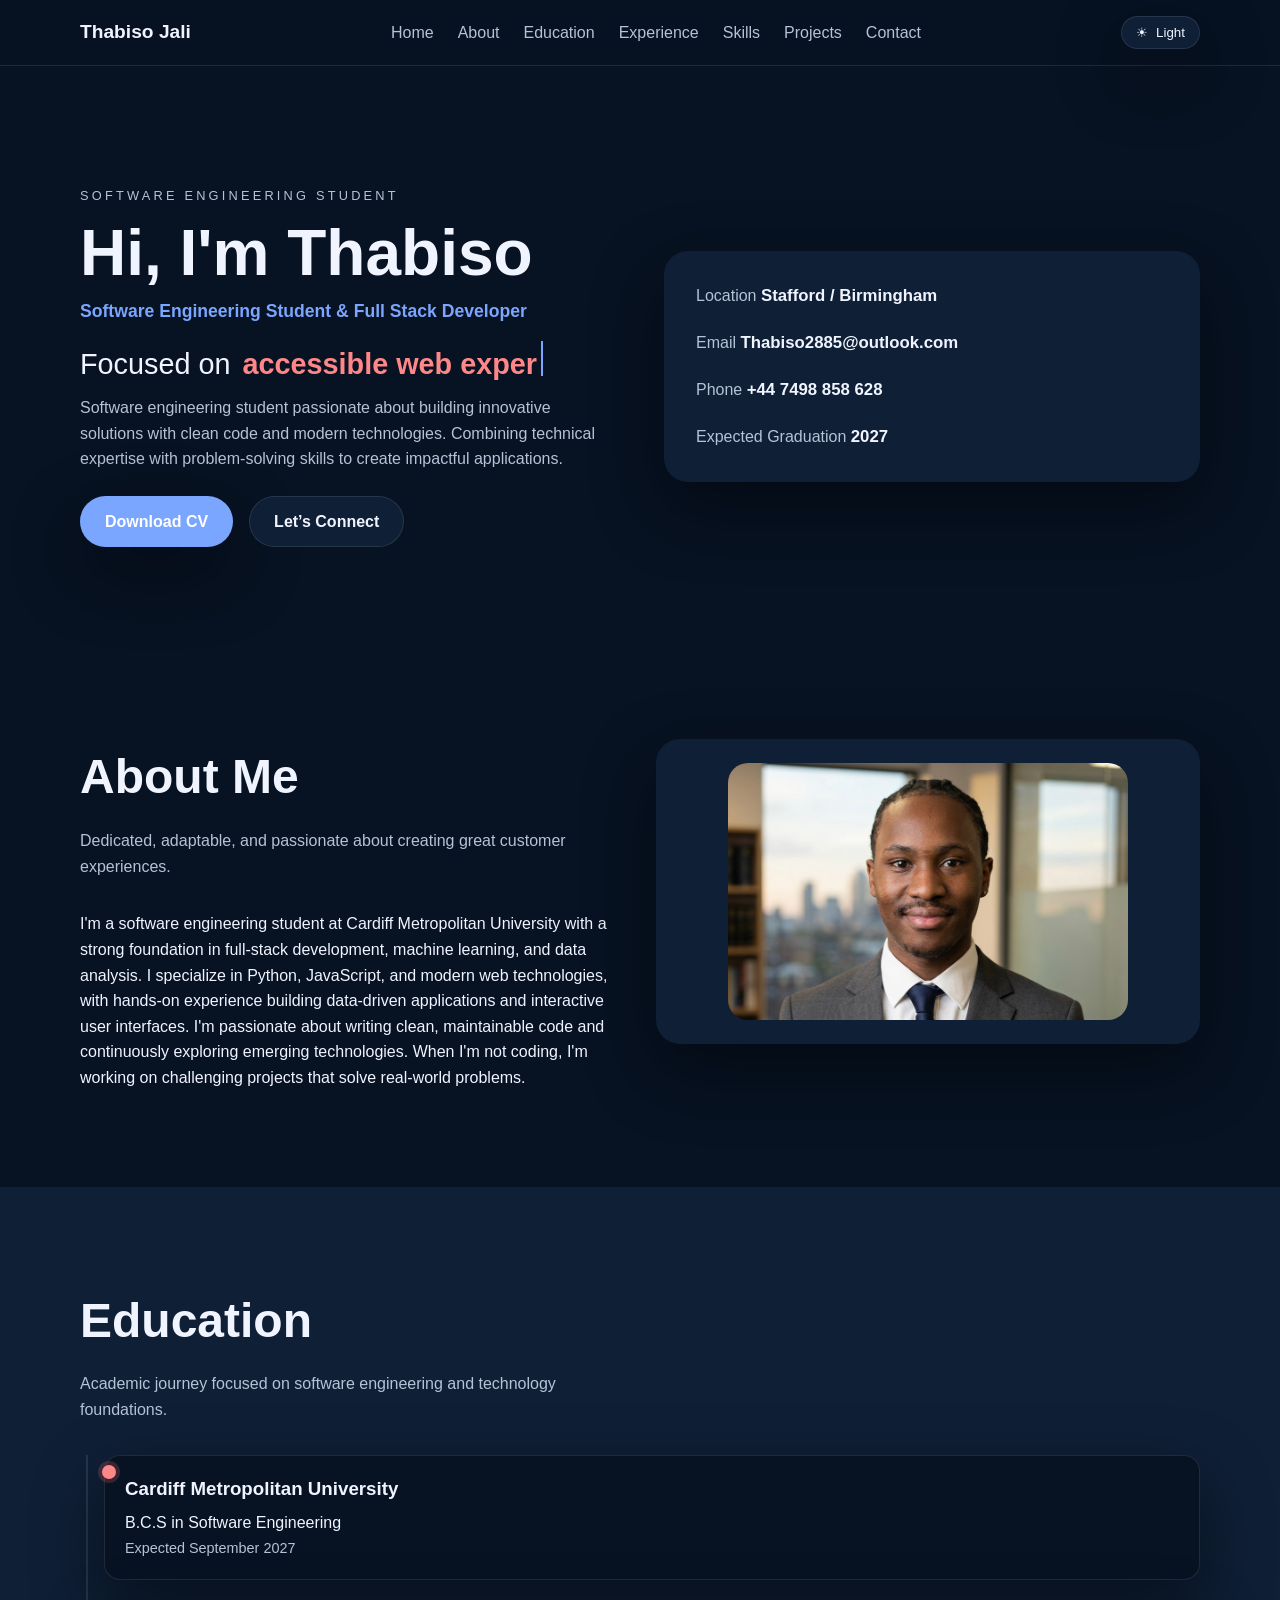
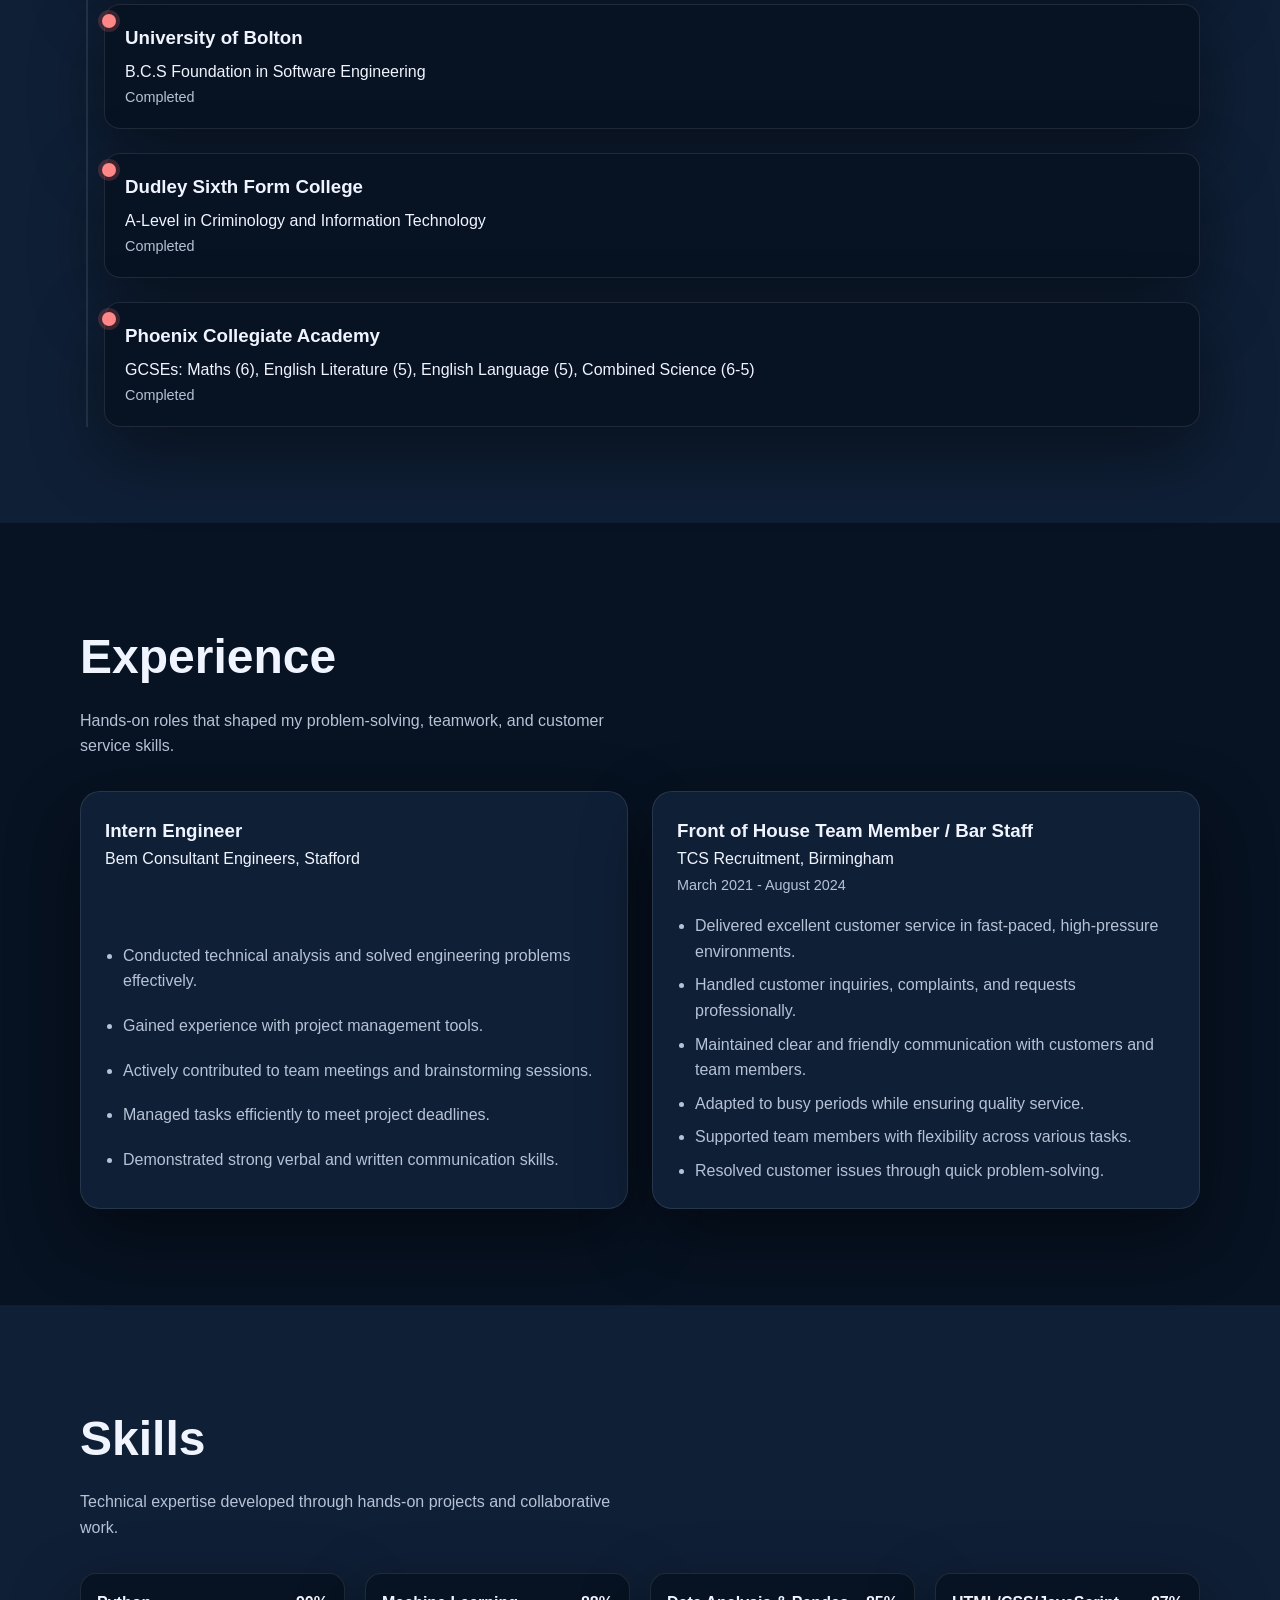
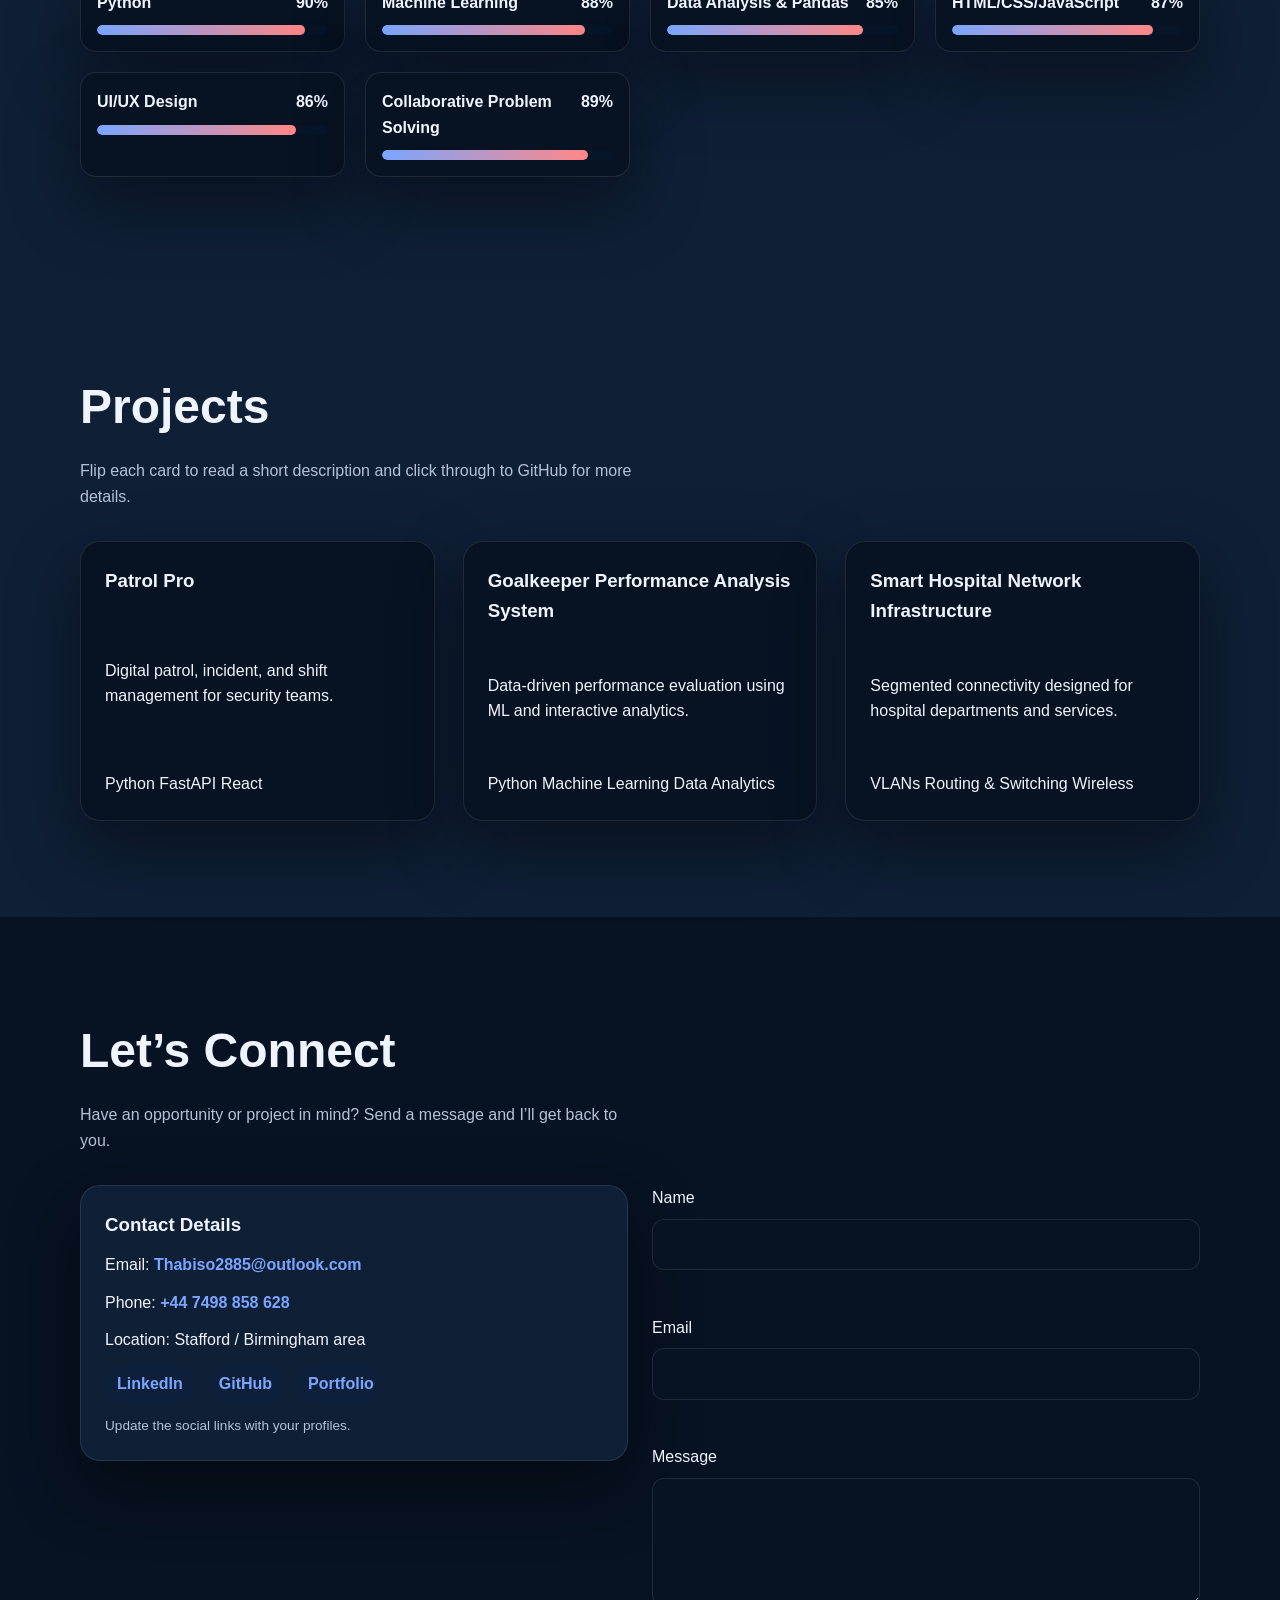
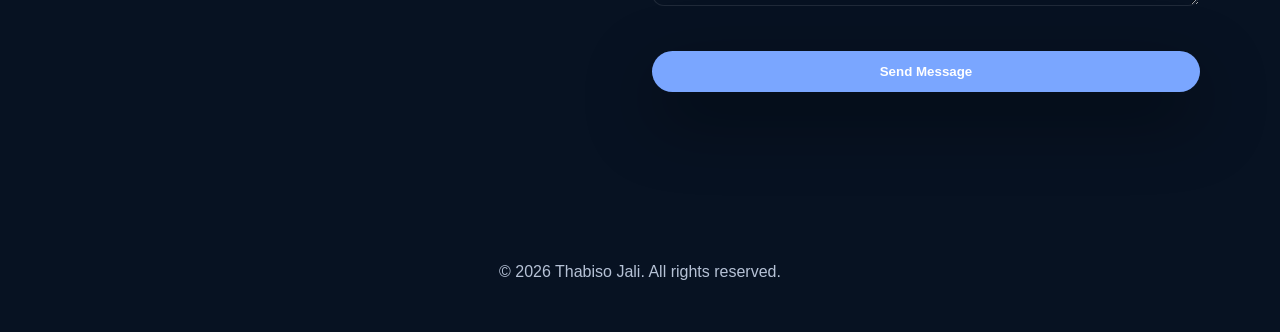
<file: index.html>
<!DOCTYPE html>
<html lang="en">
  <head>
    <meta charset="UTF-8" />
    <meta name="viewport" content="width=device-width, initial-scale=1.0" />
    <title>Thabiso Jali | Portfolio</title>
    <link rel="stylesheet" href="styles.css" />
  </head>
  <body>
    <a class="skip-link" href="#main">Skip to content</a>
    <header class="site-header">
      <div class="container nav-wrapper">
        <a class="logo" href="#home">Thabiso Jali</a>
        <nav class="site-nav" aria-label="Primary">
          <button class="menu-toggle" id="menuToggle" aria-expanded="false" aria-controls="navMenu">
            <span class="menu-icon"></span>
            <span class="menu-text">Menu</span>
          </button>
          <ul id="navMenu" class="nav-links">
            <li><a href="#home">Home</a></li>
            <li><a href="#about">About</a></li>
            <li><a href="#education">Education</a></li>
            <li><a href="#experience">Experience</a></li>
            <li><a href="#skills">Skills</a></li>
            <li><a href="#projects">Projects</a></li>
            <li><a href="#contact">Contact</a></li>
          </ul>
        </nav>
        <button id="themeToggle" class="theme-toggle" aria-label="Toggle dark mode">
          <span class="theme-toggle__icon" aria-hidden="true">☾</span>
          <span class="theme-toggle__text">Dark</span>
        </button>
      </div>
    </header>

    <main id="main">
      <section id="home" class="section hero">
        <div class="container hero-content">
          <div>
            <p class="eyebrow">Software Engineering Student</p>
            <h1>
              <span class="name">Hi, I'm Thabiso</span>
            </h1>
            <p class="role">Software Engineering Student &amp; Full Stack Developer</p>
            <p class="animated-text" aria-live="polite">
              <span class="animated-text__prefix">Focused on</span>
              <span class="animated-text__value" id="animatedText">accessible web experiences</span>
            </p>
            <p class="lead">
              Software engineering student passionate about building innovative solutions with clean code and modern technologies. Combining technical expertise with problem-solving skills to create impactful applications.
            </p>
            <div class="hero-actions">
              <a class="btn primary" href="Thabiso_Jali_CV.pdf" download>Download CV</a>
              <a class="btn ghost" href="#contact">Let’s Connect</a>
            </div>
          </div>
          <div class="hero-card">
            <div class="stat">
              <span class="stat__label">Location</span>
              <span class="stat__value">Stafford / Birmingham</span>
            </div>
            <div class="stat">
              <span class="stat__label">Email</span>
              <span class="stat__value">Thabiso2885@outlook.com</span>
            </div>
            <div class="stat">
              <span class="stat__label">Phone</span>
              <span class="stat__value">+44 7498 858 628</span>
            </div>
            <div class="stat">
              <span class="stat__label">Expected Graduation</span>
              <span class="stat__value">2027</span>
            </div>
          </div>
        </div>
      </section>

      <section id="about" class="section about">
        <div class="container about-content">
          <div>
            <div class="section-heading">
              <h2>About Me</h2>
              <p>Dedicated, adaptable, and passionate about creating great customer experiences.</p>
            </div>
            <p>
              I'm a software engineering student at Cardiff Metropolitan University with a strong foundation in full-stack development, machine learning, and data analysis. I specialize in Python, JavaScript, and modern web technologies, with hands-on experience building data-driven applications and interactive user interfaces. I'm passionate about writing clean, maintainable code and continuously exploring emerging technologies. When I'm not coding, I'm working on challenging projects that solve real-world problems.
            </p>
          </div>
          <figure class="headshot" aria-label="Thabiso Jali headshot">
            <img src="images/headshot.jpg" alt="Thabiso Jali professional headshot" />
          </figure>
        </div>
      </section>

      <section id="education" class="section education">
        <div class="container">
          <div class="section-heading">
            <h2>Education</h2>
            <p>Academic journey focused on software engineering and technology foundations.</p>
          </div>
          <ol class="timeline">
            <li class="timeline-item">
              <div class="timeline-item__content">
                <h3>Cardiff Metropolitan University</h3>
                <p>B.C.S in Software Engineering</p>
                <span>Expected September 2027</span>
              </div>
            </li>
            <li class="timeline-item">
              <div class="timeline-item__content">
                <h3>University of Bolton</h3>
                <p>B.C.S Foundation in Software Engineering</p>
                <span>Completed</span>
              </div>
            </li>
            <li class="timeline-item">
              <div class="timeline-item__content">
                <h3>Dudley Sixth Form College</h3>
                <p>A-Level in Criminology and Information Technology</p>
                <span>Completed</span>
              </div>
            </li>
            <li class="timeline-item">
              <div class="timeline-item__content">
                <h3>Phoenix Collegiate Academy</h3>
                <p>GCSEs: Maths (6), English Literature (5), English Language (5), Combined Science (6-5)</p>
                <span>Completed</span>
              </div>
            </li>
          </ol>
        </div>
      </section>

      <section id="experience" class="section experience">
        <div class="container">
          <div class="section-heading">
            <h2>Experience</h2>
            <p>Hands-on roles that shaped my problem-solving, teamwork, and customer service skills.</p>
          </div>
          <div class="experience-grid">
            <article class="experience-card">
              <header>
                <h3>Intern Engineer</h3>
                <p>Bem Consultant Engineers, Stafford</p>
                <span></span>
              </header>
              <ul>
                <li>Conducted technical analysis and solved engineering problems effectively.</li>
                <li>Gained experience with project management tools.</li>
                <li>Actively contributed to team meetings and brainstorming sessions.</li>
                <li>Managed tasks efficiently to meet project deadlines.</li>
                <li>Demonstrated strong verbal and written communication skills.</li>
              </ul>
            </article>
            <article class="experience-card">
              <header>
                <h3>Front of House Team Member / Bar Staff</h3>
                <p>TCS Recruitment, Birmingham</p>
                <span>March 2021 - August 2024</span>
              </header>
              <ul>
                <li>Delivered excellent customer service in fast-paced, high-pressure environments.</li>
                <li>Handled customer inquiries, complaints, and requests professionally.</li>
                <li>Maintained clear and friendly communication with customers and team members.</li>
                <li>Adapted to busy periods while ensuring quality service.</li>
                <li>Supported team members with flexibility across various tasks.</li>
                <li>Resolved customer issues through quick problem-solving.</li>
              </ul>
            </article>
          </div>
        </div>
      </section>

      <section id="skills" class="section skills-section">
        <div class="container">
          <div class="section-heading">
            <h2>Skills</h2>
            <p>Technical expertise developed through hands-on projects and collaborative work.</p>
          </div>
          <div class="skills-grid">
            <div class="skill-bar" style="--level: 90%">
              <div class="skill-bar__header">
                <span>Python</span>
                <span>90%</span>
              </div>
              <div class="skill-bar__track"><span class="skill-bar__fill"></span></div>
            </div>
            <div class="skill-bar" style="--level: 88%">
              <div class="skill-bar__header">
                <span>Machine Learning</span>
                <span>88%</span>
              </div>
              <div class="skill-bar__track"><span class="skill-bar__fill"></span></div>
            </div>
            <div class="skill-bar" style="--level: 85%">
              <div class="skill-bar__header">
                <span>Data Analysis &amp; Pandas</span>
                <span>85%</span>
              </div>
              <div class="skill-bar__track"><span class="skill-bar__fill"></span></div>
            </div>
            <div class="skill-bar" style="--level: 87%">
              <div class="skill-bar__header">
                <span>HTML/CSS/JavaScript</span>
                <span>87%</span>
              </div>
              <div class="skill-bar__track"><span class="skill-bar__fill"></span></div>
            </div>
            <div class="skill-bar" style="--level: 86%">
              <div class="skill-bar__header">
                <span>UI/UX Design</span>
                <span>86%</span>
              </div>
              <div class="skill-bar__track"><span class="skill-bar__fill"></span></div>
            </div>
            <div class="skill-bar" style="--level: 89%">
              <div class="skill-bar__header">
                <span>Collaborative Problem Solving</span>
                <span>89%</span>
              </div>
              <div class="skill-bar__track"><span class="skill-bar__fill"></span></div>
            </div>
          </div>
        </div>
      </section>

      <section id="projects" class="section projects-page">
        <div class="container">
          <div class="section-heading">
            <h2>Projects</h2>
            <p>Flip each card to read a short description and click through to GitHub for more details.</p>
          </div>
          <div class="projects-grid flip-grid">
            <article class="flip-card" tabindex="0">
              <div class="flip-card__inner">
                <div class="flip-card__face flip-card__front">
                  <h3>Patrol Pro</h3>
                  <p>Digital patrol, incident, and shift management for security teams.</p>
                  <div class="project-tags">
                    <span>Python</span>
                    <span>FastAPI</span>
                    <span>React</span>
                  </div>
                </div>
                <div class="flip-card__face flip-card__back">
                  <h3>Patrol Pro</h3>
                  <p>
                    A web-based security patrol management MVP for tracking staffing, patrols, incidents, checkpoints, and shift activity. Built with a FastAPI backend and React frontend for controlled demos and pilot evaluation.
                  </p>
                  <a class="project-link" href="https://github.com/Thabiso-Jali/Patrol-Pro" target="_blank" rel="noreferrer">
                    View on GitHub
                  </a>
                </div>
              </div>
            </article>

            <article class="flip-card" tabindex="0">
              <div class="flip-card__inner">
                <div class="flip-card__face flip-card__front">
                  <h3>Goalkeeper Performance Analysis System</h3>
                  <p>Data-driven performance evaluation using ML and interactive analytics.</p>
                  <div class="project-tags">
                    <span>Python</span>
                    <span>Machine Learning</span>
                    <span>Data Analytics</span>
                  </div>
                </div>
                <div class="flip-card__face flip-card__back">
                  <h3>Goalkeeper Performance Analysis System</h3>
                  <p>
                    UCLL collaboration leveraging ML for goalkeeper performance analysis. Developed data preprocessing pipelines, Random Forest prediction models, and interactive analytics interface. Tech: Python, Pandas, Scikit-learn, HTML/CSS/JavaScript.
                  </p>
                  <a class="project-link" href="https://github.com/Thabiso-Jali/goalkeeper-performance-analysis" target="_blank" rel="noreferrer">
                    View on GitHub
                  </a>
                </div>
              </div>
            </article>

            <article class="flip-card" tabindex="0">
              <div class="flip-card__inner">
                <div class="flip-card__face flip-card__front">
                  <h3>Smart Hospital Network Infrastructure</h3>
                  <p>Segmented connectivity designed for hospital departments and services.</p>
                  <div class="project-tags">
                    <span>VLANs</span>
                    <span>Routing &amp; Switching</span>
                    <span>Wireless</span>
                  </div>
                </div>
                <div class="flip-card__face flip-card__back">
                  <h3>Smart Hospital Network Infrastructure</h3>
                  <p>Designed a segmented hospital network with departmental VLANs, routing, switching and wireless infrastructure.</p>
                </div>
              </div>
            </article>
          </div>
        </div>
      </section>

      <section id="contact" class="section contact">
        <div class="container">
          <div class="section-heading">
            <h2>Let’s Connect</h2>
            <p>Have an opportunity or project in mind? Send a message and I’ll get back to you.</p>
          </div>
          <div class="contact-grid">
            <div class="contact-card">
              <h3>Contact Details</h3>
              <p>Email: <a href="mailto:Thabiso2885@outlook.com">Thabiso2885@outlook.com</a></p>
              <p>Phone: <a href="tel:+447498858628">+44 7498 858 628</a></p>
              <p>Location: Stafford / Birmingham area</p>
              <div class="social-links">
                <a href="https://www.linkedin.com/in/thabiso-jali-55ab413ab" aria-label="LinkedIn" target="_blank" rel="noreferrer">LinkedIn</a>
                <a href="https://github.com/Thabiso-Jali" aria-label="GitHub" target="_blank" rel="noreferrer">GitHub</a>
                <a href="#" aria-label="Portfolio">Portfolio</a>
              </div>
              <p class="note">Update the social links with your profiles.</p>
            </div>
            <form id="contactForm" class="contact-form" action="https://formsubmit.co/thabiso2885@outlook.com" method="POST" novalidate>
              <input type="hidden" name="_subject" value="New portfolio contact message" />
              <div class="form-row">
                <label for="name">Name</label>
                <input id="name" name="name" type="text" required />
                <span class="error" data-error-for="name"></span>
              </div>
              <div class="form-row">
                <label for="email">Email</label>
                <input id="email" name="email" type="email" required />
                <span class="error" data-error-for="email"></span>
              </div>
              <div class="form-row">
                <label for="message">Message</label>
                <textarea id="message" name="message" rows="4" required></textarea>
                <span class="error" data-error-for="message"></span>
              </div>
              <button class="btn primary" type="submit">Send Message</button>
              <p class="form-status" id="formStatus" role="status"></p>
            </form>
          </div>
        </div>
      </section>
    </main>

    <footer class="site-footer">
      <div class="container">
        <p>© 2026 Thabiso Jali. All rights reserved.</p>
      </div>
    </footer>

    <script src="script.js"></script>
  </body>
</html>
</file>
<file: styles.css>
:root {
  color-scheme: light;
  --bg: #f5f7fb;
  --surface: #ffffff;
  --text: #0b1f3a;
  --muted: #4c5b74;
  --primary: #0b2f5c;
  --primary-dark: #082446;
  --accent: #ff6b6b;
  --accent-alt: #2a9d8f;
  --border: rgba(11, 47, 92, 0.12);
  --shadow: 0 20px 50px rgba(11, 47, 92, 0.15);
}

[data-theme="dark"] {
  color-scheme: dark;
  --bg: #071222;
  --surface: #0f1f36;
  --text: #f0f4ff;
  --muted: #b6c2d6;
  --primary: #7aa6ff;
  --primary-dark: #5d86d8;
  --accent: #ff8787;
  --accent-alt: #4fd1c5;
  --border: rgba(255, 255, 255, 0.1);
  --shadow: 0 26px 70px rgba(0, 0, 0, 0.45);
}

* {
  box-sizing: border-box;
  margin: 0;
  padding: 0;
}

body {
  font-family: "Inter", "Segoe UI", sans-serif;
  background: var(--bg);
  color: var(--text);
  line-height: 1.6;
  scroll-behavior: smooth;
}

a {
  color: inherit;
  text-decoration: none;
}

img {
  max-width: 100%;
  display: block;
}

ul {
  list-style: none;
}

.container {
  width: min(1120px, 90vw);
  margin: 0 auto;
}

.section {
  padding: 96px 0;
}

.section-heading {
  margin-bottom: 32px;
}

.section-heading h2 {
  font-size: clamp(2rem, 2vw + 1.5rem, 3rem);
  margin-bottom: 12px;
}

.section-heading p {
  color: var(--muted);
  max-width: 560px;
}

.page-hero {
  padding-top: 120px;
}

.page-title {
  font-size: clamp(2.6rem, 3vw + 1.6rem, 3.8rem);
  margin-bottom: 12px;
}

.skip-link {
  position: absolute;
  left: -999px;
  top: 16px;
  background: var(--primary);
  color: white;
  padding: 8px 16px;
  border-radius: 999px;
  z-index: 1000;
}

.skip-link:focus {
  left: 16px;
}

.site-header {
  position: sticky;
  top: 0;
  z-index: 999;
  backdrop-filter: blur(16px);
  background: color-mix(in srgb, var(--bg) 80%, transparent);
  border-bottom: 1px solid var(--border);
}

.nav-wrapper {
  display: flex;
  align-items: center;
  justify-content: space-between;
  padding: 16px 0;
  gap: 24px;
}

.logo {
  font-weight: 700;
  font-size: 1.2rem;
}

.site-nav {
  display: flex;
  align-items: center;
}

.nav-links {
  display: flex;
  gap: 24px;
  align-items: center;
}

.nav-links a {
  color: var(--muted);
  font-weight: 500;
  transition: color 0.2s ease;
}

.nav-links a:hover,
.nav-links a:focus {
  color: var(--text);
}

.menu-toggle {
  display: none;
  background: none;
  border: 1px solid var(--border);
  border-radius: 999px;
  padding: 8px 14px;
  color: var(--text);
  gap: 8px;
  align-items: center;
}

.menu-icon {
  width: 16px;
  height: 2px;
  background: currentColor;
  display: inline-block;
  position: relative;
}

.menu-icon::before,
.menu-icon::after {
  content: "";
  position: absolute;
  width: 16px;
  height: 2px;
  background: currentColor;
  left: 0;
}

.menu-icon::before {
  top: -5px;
}

.menu-icon::after {
  top: 5px;
}

.theme-toggle {
  border: 1px solid var(--border);
  background: var(--surface);
  color: var(--text);
  border-radius: 999px;
  padding: 8px 14px;
  display: inline-flex;
  align-items: center;
  gap: 8px;
  cursor: pointer;
  box-shadow: var(--shadow);
}

.hero {
  padding-top: 120px;
}

.hero-content {
  display: grid;
  grid-template-columns: repeat(auto-fit, minmax(280px, 1fr));
  gap: 48px;
  align-items: center;
}

.eyebrow {
  text-transform: uppercase;
  letter-spacing: 0.2rem;
  font-size: 0.8rem;
  color: var(--muted);
  margin-bottom: 12px;
}

h1 {
  font-size: clamp(2.8rem, 4vw + 1.5rem, 4rem);
  line-height: 1.1;
}

.name {
  display: block;
}

.animated-text {
  margin: 16px 0 8px;
  font-size: clamp(1.2rem, 1.5vw + 1rem, 1.8rem);
  display: flex;
  gap: 12px;
  flex-wrap: wrap;
}

.animated-text__value {
  color: var(--accent);
  font-weight: 600;
  min-height: 1.4em;
  position: relative;
}

.animated-text__value::after {
  content: "";
  position: absolute;
  right: -6px;
  width: 2px;
  height: 1.2em;
  background: var(--primary);
  animation: blink 0.8s steps(2, start) infinite;
}

@keyframes blink {
  0%,
  100% {
    opacity: 0;
  }
  50% {
    opacity: 1;
  }
}

.lead {
  color: var(--muted);
  max-width: 520px;
  margin-bottom: 24px;
}

.role {
  font-size: 1.1rem;
  color: var(--primary);
  font-weight: 600;
  margin-top: 8px;
}

.projects-page {
  background: var(--surface);
}

.projects-grid {
  display: grid;
  grid-template-columns: repeat(auto-fit, minmax(260px, 1fr));
  gap: 24px;
}

.flip-grid {
  gap: 28px;
}

.flip-card {
  perspective: 1200px;
  min-height: 280px;
}

.flip-card__inner {
  position: relative;
  width: 100%;
  height: 100%;
  min-height: 280px;
  transition: transform 0.6s ease;
  transform-style: preserve-3d;
}

.flip-card:hover .flip-card__inner,
.flip-card:focus-within .flip-card__inner,
.flip-card:focus .flip-card__inner {
  transform: rotateY(180deg);
}

.flip-card__face {
  position: absolute;
  inset: 0;
  backface-visibility: hidden;
  border-radius: 20px;
  padding: 24px;
  border: 1px solid var(--border);
  box-shadow: var(--shadow);
  display: flex;
  flex-direction: column;
  justify-content: space-between;
  background: var(--bg);
}

.flip-card__front {
  gap: 16px;
}

.flip-card__back {
  transform: rotateY(180deg);
  background: linear-gradient(135deg, rgba(11, 47, 92, 0.08), rgba(255, 107, 107, 0.12));
  gap: 16px;
}

.project-link {
  display: inline-flex;
  align-items: center;
  gap: 6px;
  color: var(--primary);
  font-weight: 600;
}

.project-link::after {
  content: "→";
}

@media (prefers-reduced-motion: reduce) {
  .flip-card__inner {
    transition: none;
  }

  .flip-card:hover .flip-card__inner,
  .flip-card:focus-within .flip-card__inner,
  .flip-card:focus .flip-card__inner {
    transform: none;
  }
}

.hero-actions {
  display: flex;
  gap: 16px;
  flex-wrap: wrap;
}

.btn {
  border-radius: 999px;
  padding: 12px 24px;
  font-weight: 600;
  border: 1px solid transparent;
  transition: transform 0.2s ease, box-shadow 0.2s ease;
}

.btn.primary {
  background: var(--primary);
  color: white;
  box-shadow: var(--shadow);
}

.btn.primary:hover {
  background: var(--primary-dark);
  transform: translateY(-2px);
}

.btn.ghost {
  border-color: var(--border);
  color: var(--text);
  background: var(--surface);
}

.btn.ghost:hover {
  transform: translateY(-2px);
  box-shadow: var(--shadow);
}

.hero-card {
  background: var(--surface);
  border-radius: 24px;
  padding: 32px;
  box-shadow: var(--shadow);
  display: grid;
  gap: 20px;
}

.stat__value {
  font-size: 1.05rem;
  font-weight: 600;
}

.stat__label {
  color: var(--muted);
}

.about-content {
  display: grid;
  grid-template-columns: repeat(auto-fit, minmax(280px, 1fr));
  gap: 32px;
  align-items: start;
}

.headshot {
  background: var(--surface);
  padding: 24px;
  border-radius: 24px;
  box-shadow: var(--shadow);
  text-align: center;
  display: flex;
  flex-direction: column;
  align-items: center;
  gap: 16px;
}

.headshot img {
  width: 100%;
  max-width: 400px;
  height: auto;
  object-fit: cover;
  border-radius: 20px;
  display: block;
}

.headshot__image {
  height: 240px;
  border-radius: 20px;
  background: linear-gradient(135deg, rgba(11, 47, 92, 0.15), rgba(255, 107, 107, 0.2));
  display: grid;
  place-items: center;
  font-weight: 600;
  color: var(--primary);
}

.education {
  background: var(--surface);
}

.timeline {
  display: grid;
  gap: 24px;
  position: relative;
  padding-left: 24px;
  list-style: none;
}

.timeline::before {
  content: "";
  position: absolute;
  left: 6px;
  top: 0;
  bottom: 0;
  width: 2px;
  background: var(--border);
}

.timeline-item {
  position: relative;
}

.timeline-item::before {
  content: "";
  position: absolute;
  left: -2px;
  top: 10px;
  width: 14px;
  height: 14px;
  border-radius: 50%;
  background: var(--accent);
  box-shadow: 0 0 0 4px rgba(255, 107, 107, 0.2);
}

.timeline-item__content {
  background: var(--bg);
  padding: 18px 20px;
  border-radius: 16px;
  border: 1px solid var(--border);
  box-shadow: var(--shadow);
}

.timeline-item__content h3 {
  margin-bottom: 6px;
}

.timeline-item__content span {
  color: var(--muted);
  font-size: 0.9rem;
}

.experience {
  background: var(--bg);
}

.experience-grid {
  display: grid;
  grid-template-columns: repeat(auto-fit, minmax(280px, 1fr));
  gap: 24px;
}

.experience-card {
  background: var(--surface);
  border-radius: 20px;
  padding: 24px;
  box-shadow: var(--shadow);
  border: 1px solid var(--border);
  display: grid;
  gap: 16px;
}

.experience-card header span {
  color: var(--muted);
  font-size: 0.9rem;
}

.experience-card ul {
  display: grid;
  gap: 8px;
  padding-left: 18px;
  list-style: disc;
  color: var(--muted);
}

.skills-section {
  background: var(--surface);
}

.skills-grid {
  display: grid;
  grid-template-columns: repeat(auto-fit, minmax(240px, 1fr));
  gap: 20px;
}

.skill-bar {
  background: var(--bg);
  padding: 16px;
  border-radius: 16px;
  border: 1px solid var(--border);
  box-shadow: var(--shadow);
}

.skill-bar__header {
  display: flex;
  justify-content: space-between;
  font-weight: 600;
  margin-bottom: 10px;
}

.skill-bar__track {
  height: 10px;
  background: rgba(11, 47, 92, 0.12);
  border-radius: 999px;
  overflow: hidden;
}

.skill-bar__fill {
  display: block;
  height: 100%;
  width: var(--level);
  background: linear-gradient(90deg, var(--primary), var(--accent));
  border-radius: 999px;
}

.contact {
  background: var(--bg);
}

.contact-grid {
  display: grid;
  grid-template-columns: repeat(auto-fit, minmax(260px, 1fr));
  gap: 24px;
  align-items: start;
}

.contact-card {
  background: var(--surface);
  padding: 24px;
  border-radius: 20px;
  box-shadow: var(--shadow);
  border: 1px solid var(--border);
  display: grid;
  gap: 12px;
}

.contact-card a {
  color: var(--primary);
  font-weight: 600;
}

.social-links {
  display: flex;
  gap: 12px;
  flex-wrap: wrap;
}

.social-links a {
  padding: 6px 12px;
  border-radius: 999px;
  background: rgba(11, 47, 92, 0.08);
  color: var(--primary);
  font-weight: 600;
}

.note {
  font-size: 0.85rem;
  color: var(--muted);
}

.contact-form {
  display: grid;
  gap: 20px;
  max-width: 640px;
}

.form-row {
  display: grid;
  gap: 8px;
}

input,
textarea {
  width: 100%;
  border-radius: 12px;
  border: 1px solid var(--border);
  padding: 12px 14px;
  background: var(--bg);
  color: var(--text);
  font: inherit;
}

input:focus,
textarea:focus {
  outline: 2px solid color-mix(in srgb, var(--primary) 70%, transparent);
  border-color: transparent;
}

.error {
  color: #d64550;
  font-size: 0.85rem;
  min-height: 1.2em;
}

.form-status {
  min-height: 1.2em;
  color: var(--accent-alt);
  font-weight: 600;
}

.site-footer {
  padding: 32px 0 48px;
  text-align: center;
  color: var(--muted);
}

.sr-only {
  position: absolute;
  width: 1px;
  height: 1px;
  padding: 0;
  margin: -1px;
  overflow: hidden;
  clip: rect(0, 0, 0, 0);
  border: 0;
}

@media (max-width: 900px) {
  .site-header {
    position: sticky;
  }

  .menu-toggle {
    display: inline-flex;
  }

  .nav-links {
    position: absolute;
    top: 72px;
    right: 5vw;
    background: var(--surface);
    padding: 16px;
    border-radius: 16px;
    box-shadow: var(--shadow);
    flex-direction: column;
    align-items: flex-start;
    gap: 16px;
    opacity: 0;
    pointer-events: none;
    transform: translateY(-10px);
    transition: opacity 0.2s ease, transform 0.2s ease;
  }

  .nav-links.active {
    opacity: 1;
    pointer-events: auto;
    transform: translateY(0);
  }
}

@media (max-width: 600px) {
  .hero {
    padding-top: 96px;
  }

  .hero-card {
    padding: 24px;
  }

  .hero-actions {
    flex-direction: column;
    align-items: stretch;
  }
}
</file>
